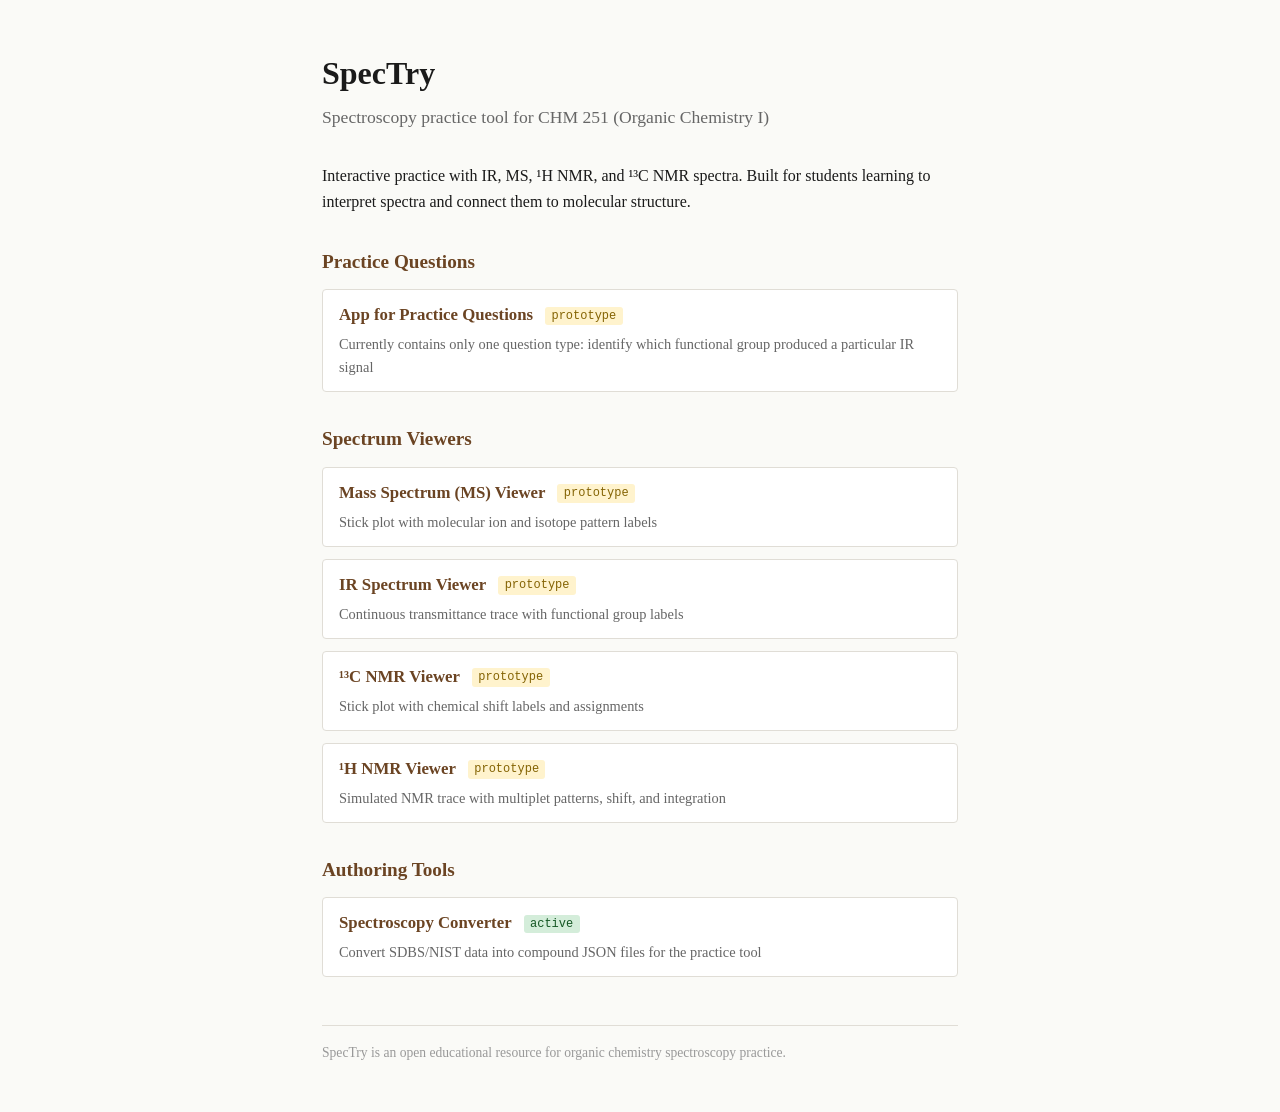
<file: index.html>
<!DOCTYPE html>
<html lang="en">
<head>
<meta charset="UTF-8">
<meta name="viewport" content="width=device-width, initial-scale=1.0">
<title>SpecTry: Spectroscopy Practice Tool</title>
<style>
  :root {
    --ink: #1a1a1a;
    --paper: #fafaf7;
    --accent: #6b4423;
    --accent-light: #d4c1a8;
    --grid: #e0ddd6;
  }

  * { margin: 0; padding: 0; box-sizing: border-box; }

  body {
    font-family: Charter, 'Bitstream Charter', 'Georgia', serif;
    background: var(--paper);
    color: var(--ink);
    padding: 3rem 2rem;
    max-width: 700px;
    margin: 0 auto;
    line-height: 1.6;
  }

  h1 {
    font-size: 2rem;
    font-weight: 700;
    margin-bottom: 0.25rem;
  }

  .subtitle {
    font-size: 1.1rem;
    color: #666;
    margin-bottom: 2rem;
  }

  h2 {
    font-size: 1.2rem;
    font-weight: 600;
    margin: 2rem 0 0.75rem;
    color: var(--accent);
  }

  p {
    margin-bottom: 1rem;
  }

  .tool-list {
    list-style: none;
    padding: 0;
  }

  .tool-list li {
    margin-bottom: 0.75rem;
    padding: 0.75rem 1rem;
    background: white;
    border: 1px solid var(--grid);
    border-radius: 4px;
  }

  .tool-list a {
    font-weight: 600;
    color: var(--accent);
    text-decoration: none;
    font-size: 1.05rem;
  }

  .tool-list a:hover {
    text-decoration: underline;
  }

  .tool-desc {
    font-size: 0.9rem;
    color: #666;
    margin-top: 0.25rem;
  }

  .status {
    font-family: 'SF Mono', 'Menlo', 'Consolas', monospace;
    font-size: 0.75rem;
    padding: 0.15rem 0.4rem;
    border-radius: 3px;
    margin-left: 0.5rem;
    vertical-align: middle;
  }

  .status-proto {
    background: #fff3cd;
    color: #856404;
  }

  .status-active {
    background: #d4edda;
    color: #155724;
  }

  footer {
    margin-top: 3rem;
    padding-top: 1rem;
    border-top: 1px solid var(--grid);
    font-size: 0.85rem;
    color: #999;
  }
</style>
</head>
<body>

<h1>SpecTry</h1>
<p class="subtitle">Spectroscopy practice tool for CHM 251 (Organic Chemistry I)</p>

<p>
  Interactive practice with IR, MS, ¹H NMR, and ¹³C NMR spectra.
  Built for students learning to interpret spectra and connect them to molecular structure.
</p>

<h2>Practice Questions</h2>
<ul class="tool-list">
  <li>
    <a href="app/index.html">App for Practice Questions</a>
    <span class="status status-proto">prototype</span>
    <div class="tool-desc">Currently contains only one question type: identify which functional group produced a particular IR signal</div>
  </li>
</ul>


<h2>Spectrum Viewers</h2>
<ul class="tool-list">
  <li>
    <a href="tools/ms-viewer-prototype.html">Mass Spectrum (MS) Viewer</a>
    <span class="status status-proto">prototype</span>
    <div class="tool-desc">Stick plot with molecular ion and isotope pattern labels</div>
  </li>
  <li>
    <a href="tools/ir-viewer-prototype.html">IR Spectrum Viewer</a>
    <span class="status status-proto">prototype</span>
    <div class="tool-desc">Continuous transmittance trace with functional group labels</div>
  </li>
  <li>
    <a href="tools/c13-viewer-prototype.html">¹³C NMR Viewer</a>
    <span class="status status-proto">prototype</span>
    <div class="tool-desc">Stick plot with chemical shift labels and assignments</div>
  </li>
  <li>
    <a href="tools/h1-viewer-prototype.html">¹H NMR Viewer</a>
    <span class="status status-proto">prototype</span>
    <div class="tool-desc">Simulated NMR trace with multiplet patterns, shift, and integration</div>
  </li>
</ul>

<h2>Authoring Tools</h2>
<ul class="tool-list">
  <li>
    <a href="tools/spectroscopy-converter.html">Spectroscopy Converter</a>
    <span class="status status-active">active</span>
    <div class="tool-desc">Convert SDBS/NIST data into compound JSON files for the practice tool</div>
  </li>
</ul>

<footer>
  SpecTry is an open educational resource for organic chemistry spectroscopy practice.
</footer>

</body>
</html>
</file>
